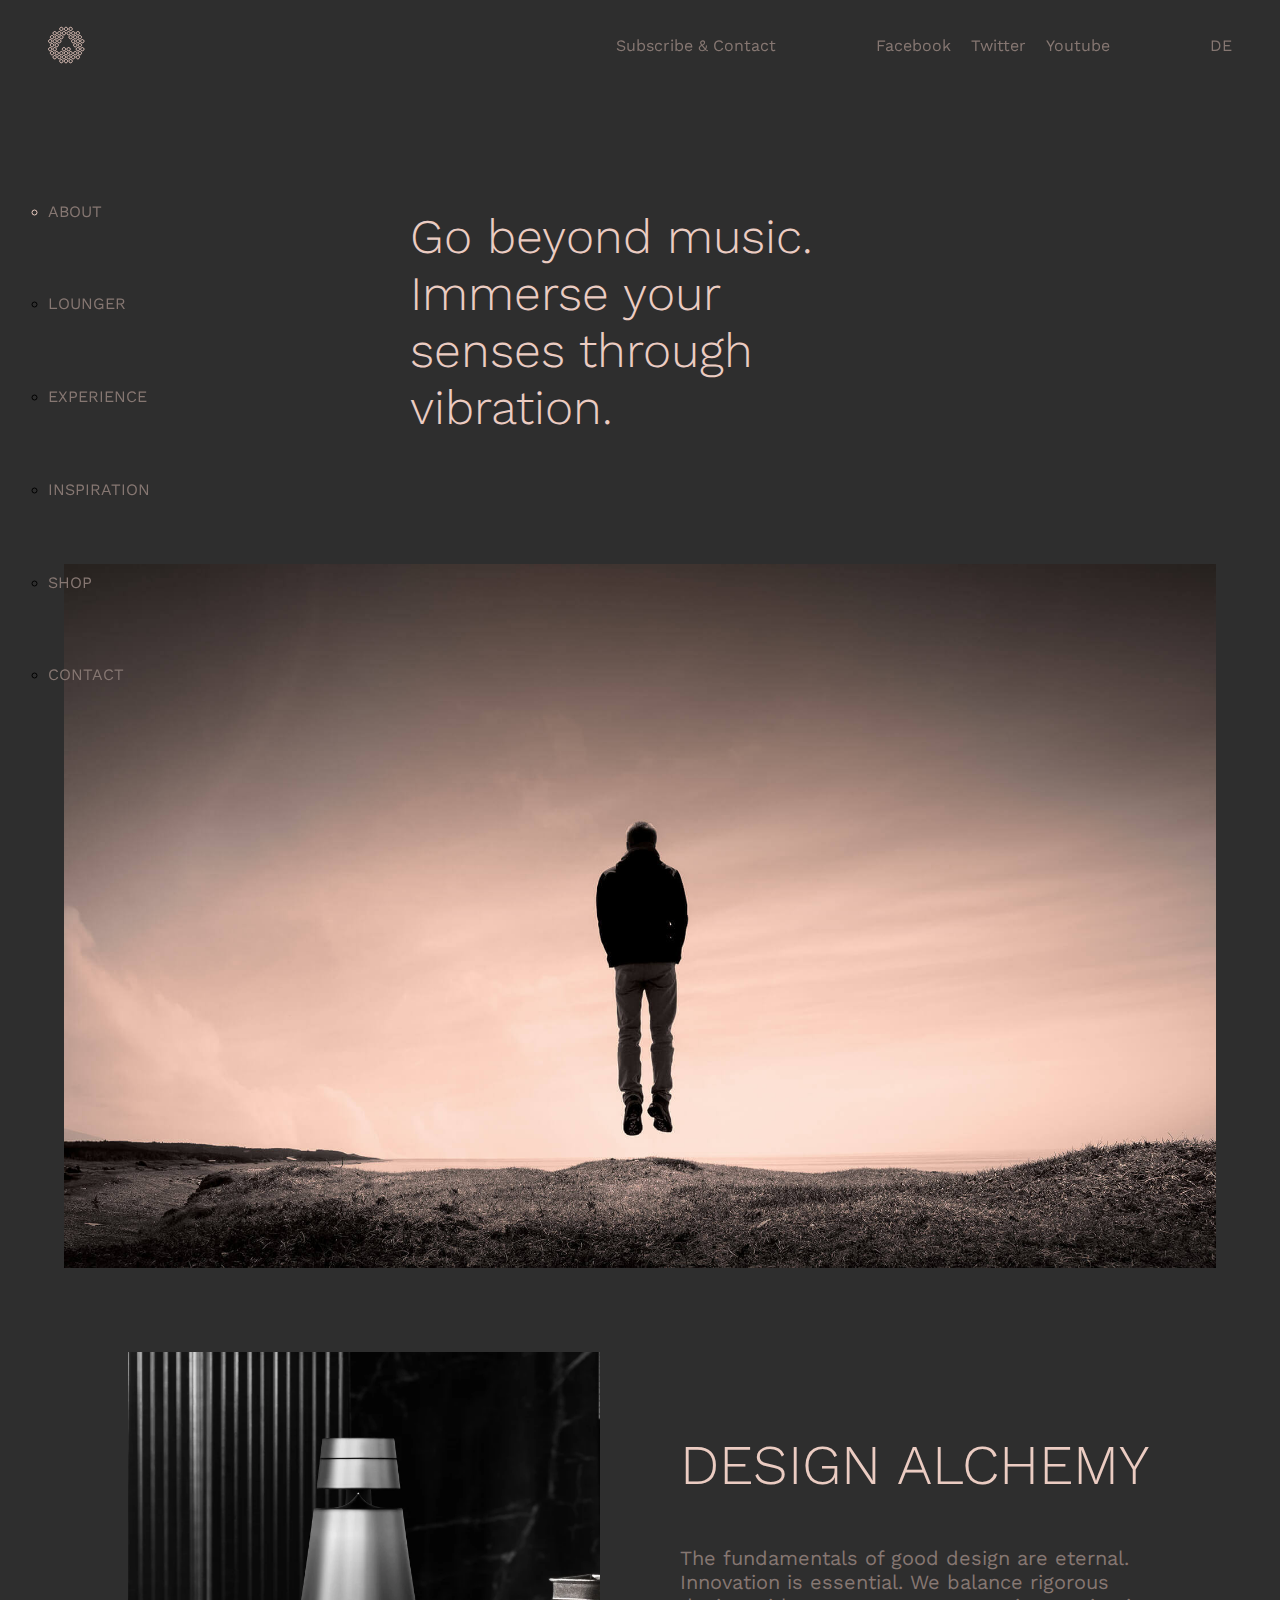
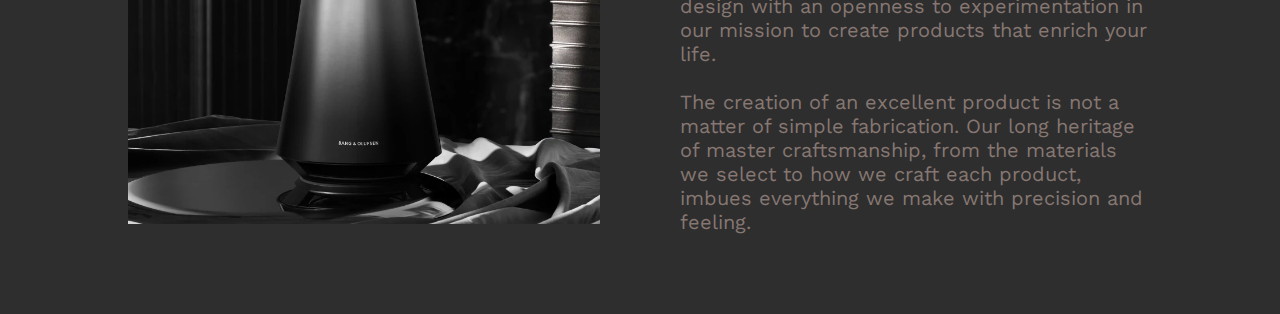
<file: index.html>
<!DOCTYPE html>
<html lang="en">
<head>
    <meta charset="UTF-8">
    <meta http-equiv="X-UA-Compatible" content="IE=edge">
    <meta name="viewport" content="width=device-width, initial-scale=1.0">
    <title>Headphones</title>
    <link rel="stylesheet" href="assets/css/style.css">
</head>
<body>
    <header>
        <nav>
            <img src="assets/img/logo.svg" alt="">
            <ul>
                <li><a href="#">Subscribe & Contact</a></li>
                <li><a href="#">Facebook</a></li>
                <li><a href="#">Twitter</a></li>
                <li><a href="#">Youtube</a></li>
                <li><a href="#">DE</a></li>
            </ul>
        </nav>
    </header>
    <main>
        <aside>
            <div class="sidebar">
             <ul>
                <li><a href="#">ABOUT</a></li>
                <li><a href="assets/html/lounger.html">LOUNGER</a></li>
                <li><a href="assets/html/experience.html">EXPERIENCE</a></li>
                <li><a href="assets/html/inspiration.html">INSPIRATION</a></li>
                <li><a href="assets/html/shop.html">SHOP</a></li>
                <li><a href="assets/html/contact.html">CONTACT</a></li>
            </ul>
        </div>
        </aside>
        <section>
        <h1>Go beyond music. Immerse your senses through vibration.</h1>
        <img src="assets/img/section-about-1.jpg" alt="">
    </section>
    <article class="about">
        <div>
        <img src="assets/img/BS1_NYC_Home.webp" alt="">
        </div>
        <div class="content-text">
        <h2>DESIGN ALCHEMY</h2>
        <p>The fundamentals of good design are eternal. Innovation is essential. We balance rigorous design with an openness to experimentation in our mission to create products that enrich your life. <br><br> The creation of an excellent product is not a matter of simple fabrication. Our long heritage of master craftsmanship, from the materials we select to how we craft each product, imbues everything we make with precision and feeling.
        </p>
    </div>
    </article>
    </main>
</body>
</html>
</file>
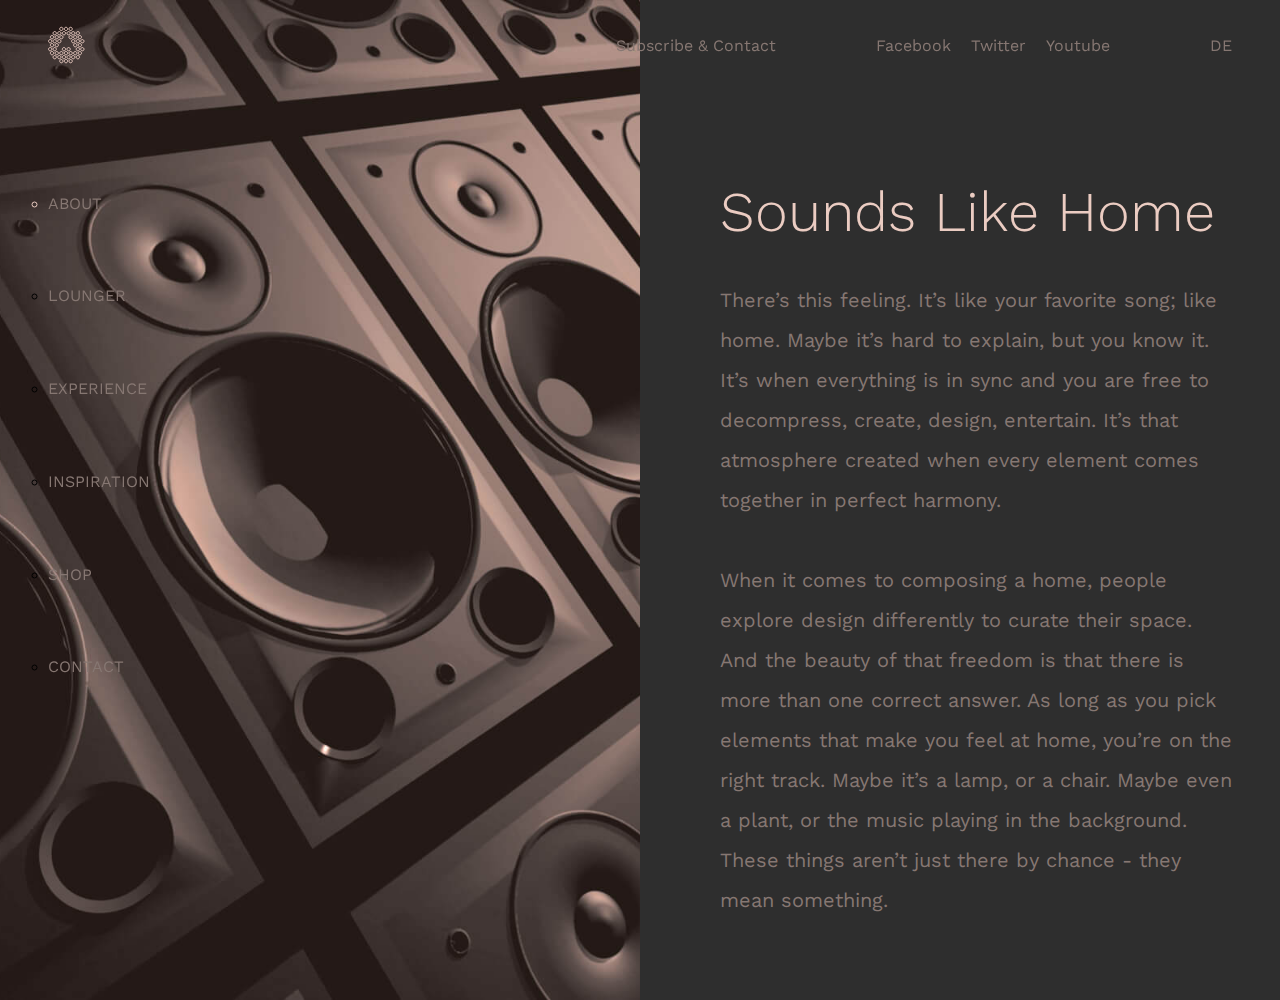
<file: assets/html/experience.html>
<!DOCTYPE html>
<html lang="en">
<head>
    <meta charset="UTF-8">
    <meta http-equiv="X-UA-Compatible" content="IE=edge">
    <meta name="viewport" content="width=device-width, initial-scale=1.0">
    <title>Lounger</title>
    <link rel="stylesheet" href="../css/style.css">
</head>
<body>
    <header>
        <nav>
            <img src="../img/logo.svg" alt="">
            <ul>
                <li><a href="#">Subscribe & Contact</a></li>
                <li><a href="#">Facebook</a></li>
                <li><a href="#">Twitter</a></li>
                <li><a href="#">Youtube</a></li>
                <li><a href="#">DE</a></li>
            </ul>
        </nav>
    </header>
    <main>
        <aside>  
            <div class="sidebar sidebar-lounger">
            <ul>
                <li><a href="../../index.html">ABOUT</a></li>
                <li><a href="../html/lounger.html">LOUNGER</a></li>
                <li><a href="#">EXPERIENCE</a></li>
                <li><a href="../html/inspiration.html">INSPIRATION</a></li>
                <li><a href="../html/shop.html">SHOP</a></li>
                <li><a href="../html/contact.html">CONTACT</a></li>
            </ul>
        </div>
           </aside>
           <article class="lounger">
               <div class="exp-image">
               </div>
               <div class="content-text lounger-text">
                   <h2>Sounds Like Home  </h2>
                   <p>There’s this feeling. It’s like your favorite song; like home. Maybe it’s hard to explain, but you know it. It’s when everything is in sync and you are free to decompress, create, design, entertain. It’s that atmosphere created when every element comes together in perfect harmony.<br><br> When it comes to composing a home, people explore design differently to curate their space. And the beauty of that freedom is that there is more than one correct answer. As long as you pick elements that make you feel at home, you’re on the right track. Maybe it’s a lamp, or a chair. Maybe even a plant, or the music playing in the background. These things aren’t just there by chance - they mean something.
                </p>
               </div>
           </article>
           </main>
</body>
</html>
</file>
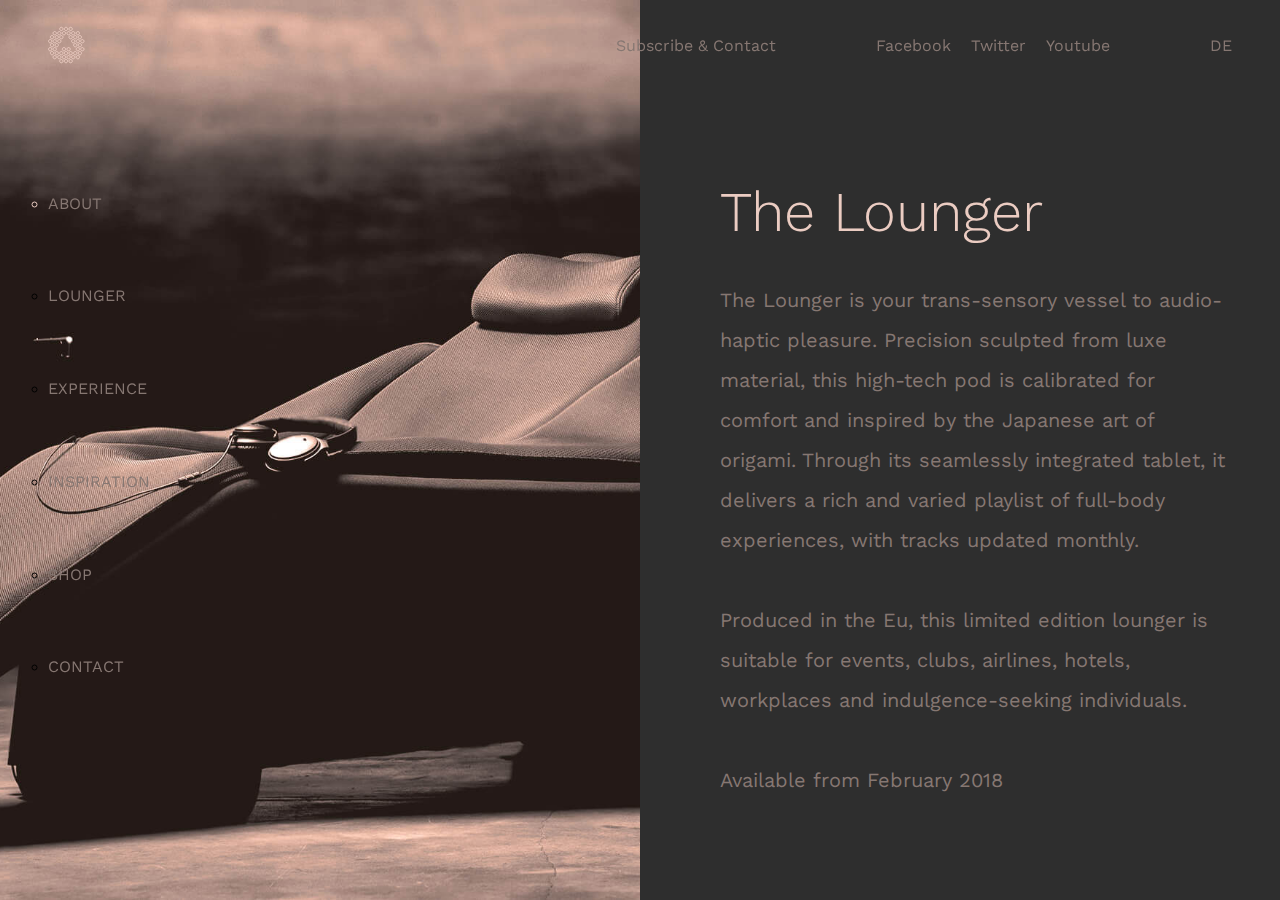
<file: assets/html/lounger.html>
<!DOCTYPE html>
<html lang="en">
<head>
    <meta charset="UTF-8">
    <meta http-equiv="X-UA-Compatible" content="IE=edge">
    <meta name="viewport" content="width=device-width, initial-scale=1.0">
    <title>Lounger</title>
    <link rel="stylesheet" href="../css/style.css">
</head>
<body>
    <header>
        <nav>
            <img src="../img/logo.svg" alt="">
            <ul>
                <li><a href="#">Subscribe & Contact</a></li>
                <li><a href="#">Facebook</a></li>
                <li><a href="#">Twitter</a></li>
                <li><a href="#">Youtube</a></li>
                <li><a href="#">DE</a></li>
            </ul>
        </nav>
    </header>
    <main>
        <aside>  
            <div class="sidebar sidebar-lounger">
            <ul>
                <li><a href="../../index.html">ABOUT</a></li>
                <li><a href="#">LOUNGER</a></li>
                <li><a href="../html/experience.html">EXPERIENCE</a></li>
                <li><a href="../html/inspiration.html">INSPIRATION</a></li>
                <li><a href="../html/shop.html">SHOP</a></li>
                <li><a href="../html/contact.html">CONTACT</a></li>
            </ul>
        </div>
           </aside>
           <article class="lounger">
               <div class="content-image">
               </div>
               <div class="content-text lounger-text">
                   <h2>The Lounger </h2>
                   <p>The Lounger is your trans-sensory vessel to audio-haptic pleasure. Precision sculpted from luxe material, this high-tech pod is calibrated for comfort and inspired by the Japanese art of origami. Through its seamlessly integrated tablet, it delivers a rich and varied playlist of full-body experiences, with tracks updated monthly. <br><br> Produced in the Eu, this limited edition lounger is suitable for events, clubs, airlines, hotels, workplaces and indulgence-seeking individuals. <br><br> Available from February 2018
                </p>
               </div>
           </article>
           </main>
</body>
</html>
</file>
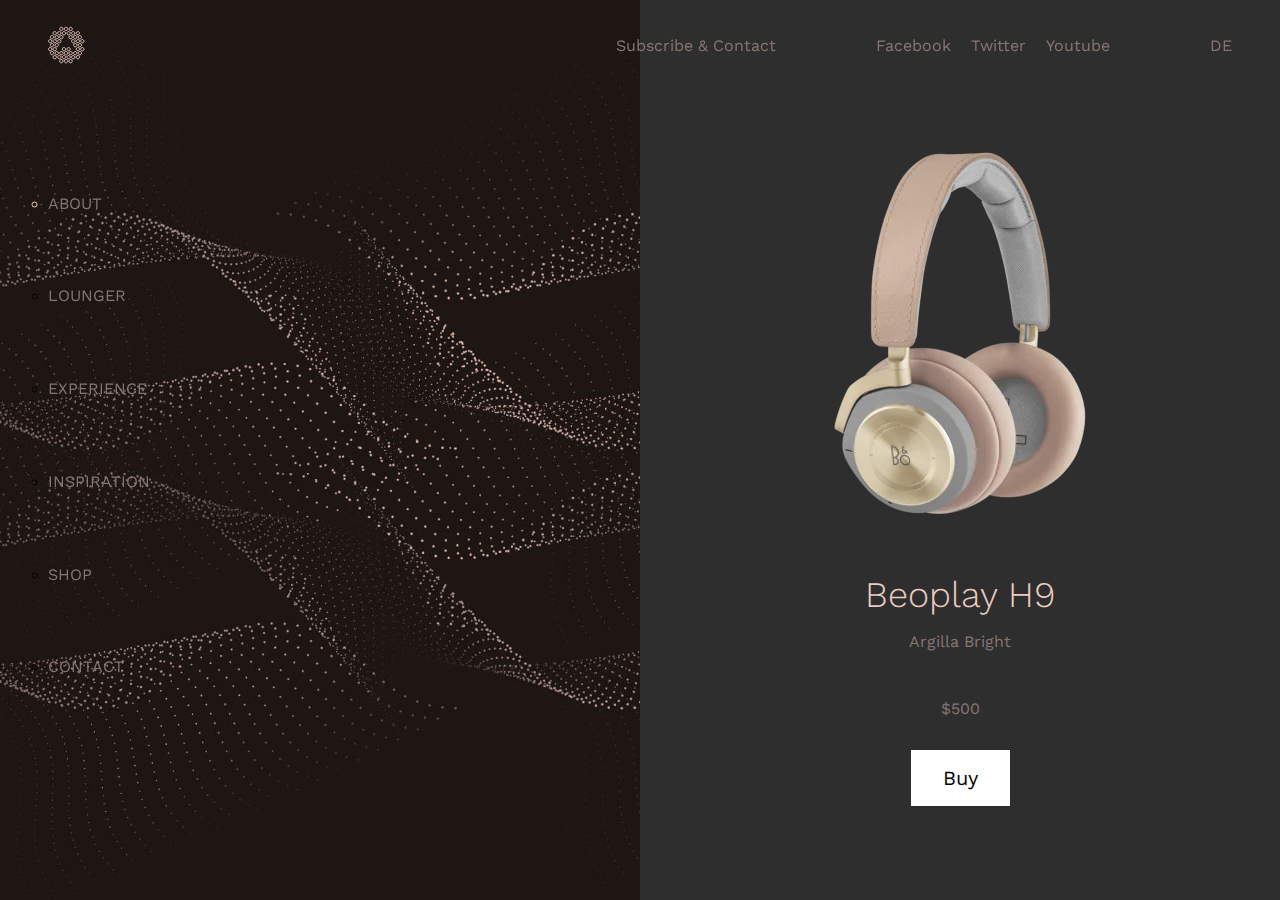
<file: assets/html/shop.html>
<!DOCTYPE html>
<html lang="en">
<head>
    <meta charset="UTF-8">
    <meta http-equiv="X-UA-Compatible" content="IE=edge">
    <meta name="viewport" content="width=device-width, initial-scale=1.0">
    <title>Lounger</title>
    <link rel="stylesheet" href="../css/style.css">
</head>
<body>
    <header>
        <nav>
            <img src="../img/logo.svg" alt="">
            <ul>
                <li><a href="#">Subscribe & Contact</a></li>
                <li><a href="#">Facebook</a></li>
                <li><a href="#">Twitter</a></li>
                <li><a href="#">Youtube</a></li>
                <li><a href="#">DE</a></li>
            </ul>
        </nav>
    </header>
    <main>
        <aside>  
            <div class="sidebar sidebar-lounger">
            <ul>
                <li><a href="../../index.html">ABOUT</a></li>
                <li><a href="../html/lounger.html">LOUNGER</a></li>
                <li><a href="../html/experience.html">EXPERIENCE</a></li>
                <li><a href="../html/inspiration.html">INSPIRATION</a></li>
                <li><a href="#">SHOP</a></li>
                <li><a href="../html/contact.html">CONTACT</a></li>
            </ul>
        </div>
           </aside>
           <article class="shop">
               <div class="shop-image">
               </div>
               <div class="shop-text">
                   <img src="../img/h9-argilla-bright-hero-1000x1000.webp" alt="">
                   <h2>Beoplay H9</h2>
                   <p>Argilla Bright</p>
                   <p>$500</p>
                   <a href="#">Buy</a>
               </div>
           </article>
           </main>
</body>
</html>
</file>
<file: assets/css/style.css>
@import url('https://fonts.googleapis.com/css2?family=Work+Sans:ital,wght@0,100;0,200;0,300;0,400;0,500;0,600;0,700;0,800;0,900;1,100;1,200;1,300;1,400;1,500;1,600;1,700;1,800;1,900&display=swap');

/* font-family: 'Work Sans', sans-serif; */

*{
    margin: 0;
    padding: 0;
    box-sizing: border-box;
    scroll-behavior: smooth;
}

html{
    background-color: #2e2e2e;
}
body::-webkit-scrollbar{
    display: none;
    -ms-overflow-style: none;  /* IE and Edge */
     scrollbar-width: none;  /* Firefox */
}

h1, h2{
    color: #ebccc2;
    font-family: 'Work Sans', sans-serif;
}

p, a{
    color: #867772;
    font-family: 'Work Sans', sans-serif;
    text-decoration: none;
}

nav a:hover{
    text-decoration: underline;
    transform: 0.3s ease;
}

header{
    width: 100%;
    position: fixed;
    height: 10vh;
    top: 0%;
    z-index: 1;
}

nav{
    display: flex;
    justify-content: space-between;
    align-items: center;
    height: 10vh;
}

nav ul{
    display: flex;
    gap: 20px;
    margin-right: 3rem;
    list-style: none;
}

nav img{
    margin-left: 3rem;
}

nav ul li:nth-of-type(1){
    margin-right: 5rem;
}

nav ul li:nth-of-type(5){
    margin-left: 5rem;
}


.sidebar ul{
    position: fixed;
    display: flex;
    flex-direction: column;
    justify-content: space-evenly;
    margin-left: 3rem;
    height: 70vh;
    list-style-position: inside;
    list-style: circle;
    z-index: 1;
}



.sidebar ul li:nth-of-type(1){
    color: #ebccc2;  
    
}

section{
    width: 90%;
    margin: 0 auto;
}

section h1{
    width: 40%;
    margin: 8rem auto;
    font-size: 3rem;
    font-weight: 300;
    padding-top: 5rem;
}

section img{
    width: 100%;
}


.about{
    display: grid;
    grid-template-columns: repeat(2, 1fr);
    gap: 5rem;
    width: 80%;
    margin: 5rem auto;
    justify-content: center;
    
}

.about img{
    width: 100%;
}

.content-text{
    margin-top: 5rem;
}

.about h2, .lounger h2{
    font-size: 56px;
    font-weight: 300;
    margin-bottom: 3rem;
    
}

.about p, .lounger p{
    font-size: 20px;
    color: #867772;
}

.lounger{
    position: absolute;
    display: grid;
    grid-template-columns: repeat(2, 50% 50%);
    height: 100vh;
}

.content-image{
    background: url('../img/section-voyager.jpg') no-repeat center/cover;
}

.exp-image{
    background: url('../img/section-experience-1.jpg') no-repeat center/cover;
}

.lounger-text{
    width: 80%;
    margin: 12rem 10rem 5rem 5rem;
    line-height: 2.5em;
}

.sidebar-lounger ul{
    margin-top: 7.5rem;
}

.inspiration ul{
    margin-top: -2.7rem;
}

.inspiration-video{
    width: 70%;
    margin: 10rem auto;
}

.inspiration-video video{
    width: 100%;
}

.inspiration-head{
    width: 70%;
    margin: 0 auto;
}

.inspiration-head h2{
    font-weight: 300;
    margin-bottom: 0.7em;
}

.inspiration-head h1{
    font-weight: 300;
    font-size: 36px;
    margin-bottom: 2rem;
}

.btn{
    display: flex;
    gap: 20px;
    margin-bottom: 2rem;
}

.btn p{
    border: 1px solid #fff;
    padding: 1rem 2rem 1rem 2rem;
}

.left{
    display: grid;
    grid-template-columns: 50% 50%;
    width: 70%;
    height: 50vh;
    margin: 0 auto;
    justify-content: center;
    align-items: center;
    gap: 30px;
    margin-top: 3rem;
    margin-bottom: 500px;
}

.left-image img{
    width: 100%;
    height: 50vh;
}

.text{
    width: 70%;
    margin: 3rem;
}

.text h2{
    margin-bottom: 1rem;
    font-weight: 300;
}

.text h1{
    margin-bottom: 2rem;
    font-weight: 300;
    font-size: 36px;
}

.left-image{
    margin-top: -30px;
    margin-left: -30px;
}

.shop{
    position: absolute;
    display: grid;
    grid-template-columns: repeat(2, 50% 50%);
    height: 100vh;
    width: 100%;
}

.shop-image{
    background: url('../img/section-composition4.jpg') no-repeat center/cover;
}


.shop-text{
    display: flex;
    flex-direction: column;
    justify-content: center;
    align-items: center;
}

.shop-text h2{
    font-weight: 300;
    font-size: 36px;
    margin-bottom: 1rem;
}

.shop-text p{
    margin-bottom: 1rem;
}

.shop-text p:nth-of-type(2){
    margin-top: 2rem;
    margin-bottom: 2rem;
}

.shop-text a{
    color: #000;
    background-color: #fff;
    padding: 1rem 2rem 1rem 2rem;
    font-size: 20px;
    font-weight: 400;
}

.shop-text a:hover{
    color: #fff;
    background-color: #000;
    box-shadow: 0px 0px 3px #fff;
    transition: .4s ease;
}
</file>
